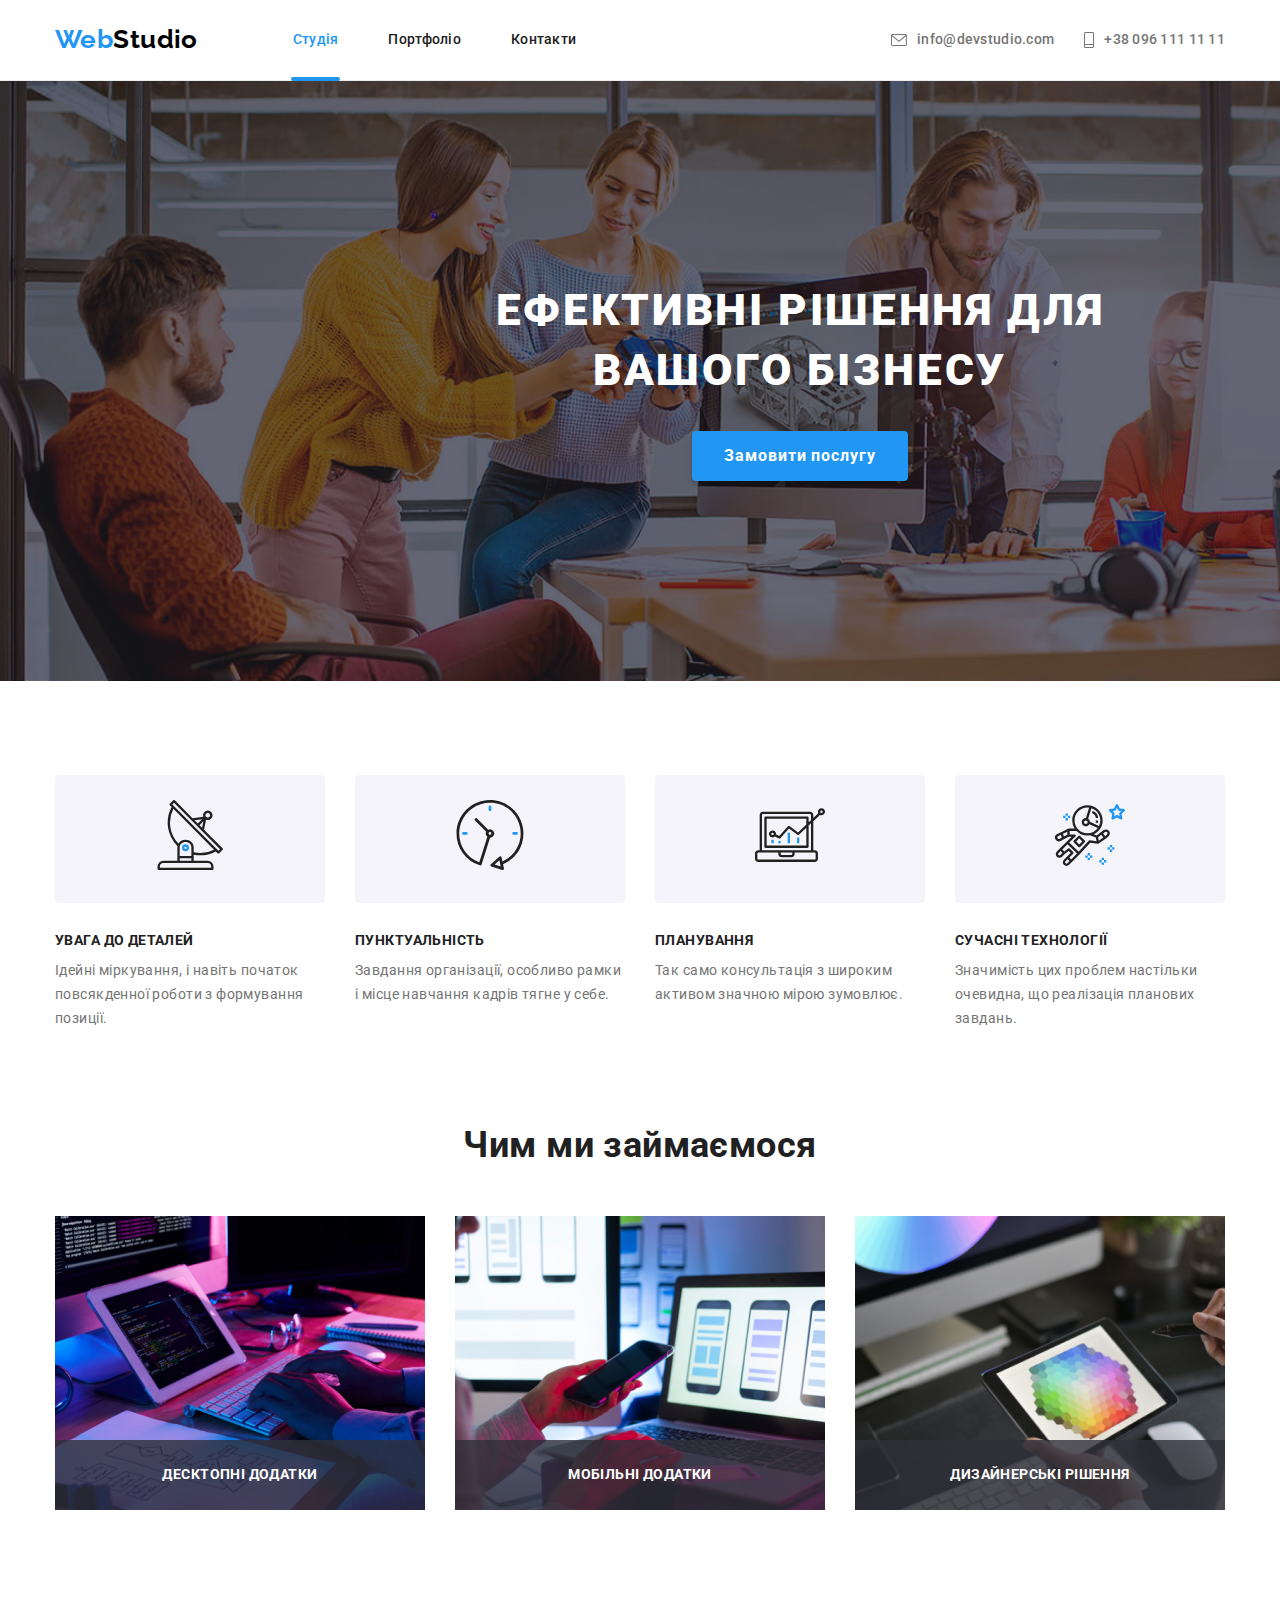
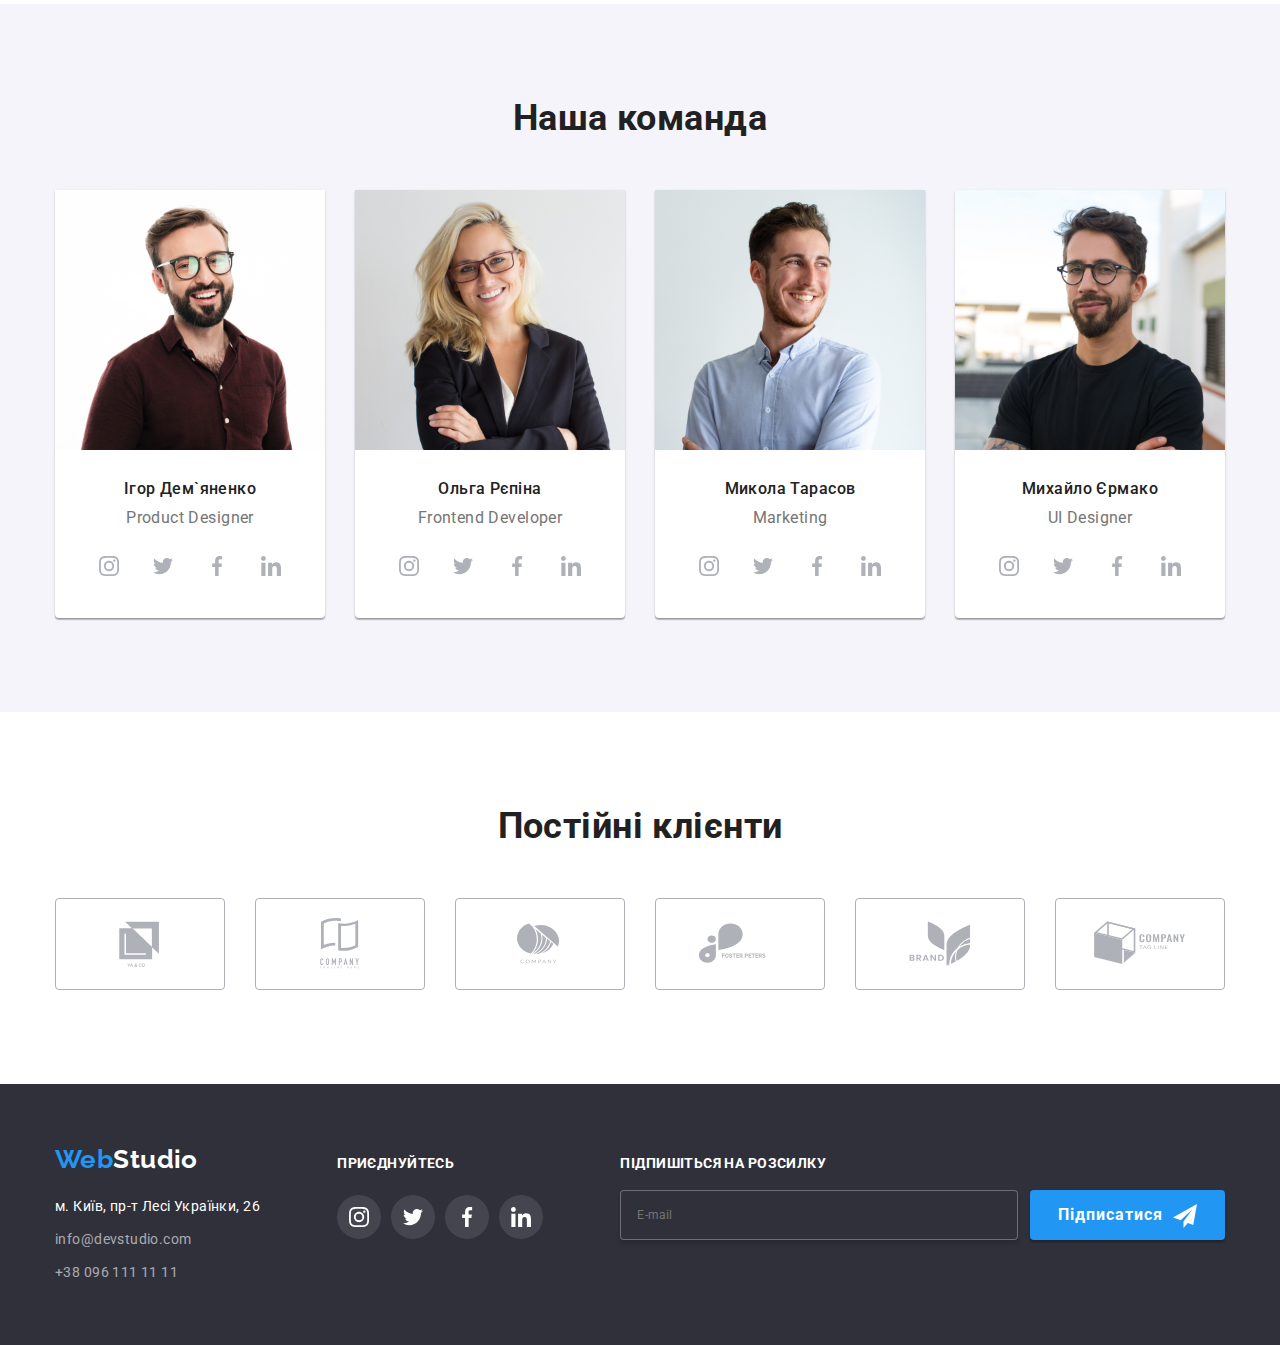
<file: index.html>
<!DOCTYPE html>
<html lang="en">
<head>
    <meta charset="UTF-8">
    <meta http-equiv="X-UA-Compatible" content="IE=edge">
    <meta name="viewport" content="width=device-width, initial-scale=1.0">
    <title>Document</title>
    <link rel="preconnect" href="https://fonts.googleapis.com">
    <link rel="preconnect" href="https://fonts.gstatic.com" crossorigin>
    <link href="https://fonts.googleapis.com/css2?family=Raleway:wght@700&family=Roboto:wght@400;500;700;900&display=swap"
        rel="stylesheet">
    <link rel="stylesheet" href="https://cdnjs.cloudflare.com/ajax/libs/modern-normalize/1.1.0/modern-normalize.min.css">   
    <link href="./css/styles.css" rel="stylesheet">
</head>
<body>
    <header class="header">
        <!--Логотип-->
        <div class="conteiner header-position">
            <a href="index.html" class="logo un-underline"><span class="blue">Web</span>Studio</a>
            <nav class="position">
                <!--Посилання в шапці сторінки-->
                <ul class="list navig-list">
                    <li class="position">
                        <a href="./index.html" class="link un-underline hatpage active">Студія</a>
                    </li>
                    <li class="position">
                        <a href="./portfolio.html" class="link un-underline hatpage ">Портфоліо</a>
                    </li>
                    <li>
                        <a href="#" class="link un-underline hatpage">Контакти</a>
                    </li>
                </ul>
            </nav>
            <ul class="list adress-list">
                <li class="flex-header">
                    <a href="mailto:info@devstudio.com" class="un-underline cont">
                        <svg class="convert-icon">
                            <use href="./images/sprites.svg#icon-convert"></use>
                        </svg>
                        info@devstudio.com
                    </a>
                </li>
                <li class="flex-header">
                    <a href="tel:+380961111111" class="un-underline cont">
                        <svg class="phone-icon">
                            <use href="./images/sprites.svg#icon-phone"></use>
                        </svg>
                        +38 096 111 11 11
                    </a>
                </li>
            </ul>
        </div>
    </header>
    <main>
        <section class="section first-part"><!--Перша секція з кнопкою для замовлення-->
            <div class="conteiner first-part-box">
                <h1 class="first-part-title">Ефективні рішення для<br> вашого бізнесу</h1>
                <button type="button" class="button-kn" data-modal-open>Замовити послугу</button>
            </div>
        </section>
        <section class="section"><!--Друга секція - наші переваги  -->
            <div class="conteiner">
                <h2 class="hidden">Забезпечимо</h2>
                <ul class="list second-section-list">
                    <li>
                        <div class="icon">
                            <svg class="radar">
                                <use href="./images/sprites.svg#icon-Radar" />
                            </svg>
                        </div>
                        <h3 class="sec-sec-head">Увага до деталей</h3>
                        <p class="sec-sec-page">Ідейні міркування, і навіть початок повсякденної роботи з формування позиції.</p>
                   </li>
                    <li>
                        <div class="icon">
                            <svg class="radar">
                                <use href="./images/sprites.svg#icon-clock" />
                            </svg>
                        </div>
                        <h3 class="sec-sec-head">Пунктуальність</h3>
                        <p class="sec-sec-page">Завдання організації, особливо рамки і місце навчання кадрів тягне у себе.</p>
                    </li>
                    <li>
                        <div class="icon">
                            <svg class="radar">
                                <use href="./images/sprites.svg#icon-diagram" />
                            </svg>
                        </div>
                        <h3 class="sec-sec-head">Планування</h3>
                        <p class="sec-sec-page">Так само консультація з широким активом значною мірою зумовлює.</p>
                    </li>
                    <li>
                        <div class="icon">
                            <svg class="radar">
                                <use href="./images/sprites.svg#icon-astronaut" />
                            </svg>
                        </div>
                        <h3 class="sec-sec-head">Сучасні технології</h3>
                        <p class="sec-sec-page">Значимість цих проблем настільки очевидна, що реалізація планових завдань.</p>
                    </li>
                </ul>
            </div>
        </section>
        <section class="section pad-top-zer">
        <!--Третя секція що ми робимо/чим ми займаємося/наша спеціальність-->
            <div class="conteiner">
                <h2 class="third-sec-head">Чим ми займаємося</h2>
                <ul class="list third-sec-list">
                    <li class="desktop-apps">
                        <div class="div-pos">
                            <img  src="./images/img-keyboard.jpg" alt="клівіатура" width="370" height="294">
                            <p class="desktop-text">Десктопні додатки</p>
                        </div>
                    </li>
                    <li class="desktop-apps">
                        <div class="div-pos">
                            <img src="./images/img-tel-comp.jpg" alt="телефон з комп'ютером" width="370" height="294">
                            <p class="desktop-text">Мобільні додатки</p>
                        </div>
                    </li>
                    <li class="desktop-apps">
                        <div class="div-pos">
                            <img src="./images/img-palette.jpg" alt="палітра" width="370" height="294">
                            <p class="desktop-text">Дизайнерські рішення</p>
                        </div>
                    </li>
                </ul>
            </div>
        </section>
        <section class="section fourth-sec">
            <div class="conteiner">
                <h2 class="fourth-sec-head">Наша команда</h2><!--Співробітники компанії-->
                <ul class="list fourth-list-flex">
                    <li class="card-list">
                        <img src="./images/img-i-dem.jpg" alt="Ігор Дем'яненко" width="270" height="260">
                        <div class="cards-employers">
                            <h3 class="four-sec-head">Ігор Дем`яненко</h3>
                            <p class="fourth-sec-page">Product Designer</p>
                            <ul class="soshial-icons list">
                                <li>
                                    <a href="#" class="insta">
                                    <svg class="insta-icon">
                                        <use href="./images/sprites.svg#icon-instagram"></use>
                                    </svg>
                                    </a>
                                </li>
                                <li>
                                    <a href="#" class="insta">
                                        <svg class="insta-icon">
                                            <use href="./images/sprites.svg#icon-twitter"></use>
                                        </svg>
                                    </a>
                                </li>
                                <li>
                                    <a href="#" class="insta">
                                        <svg class="insta-icon">
                                            <use href="./images/sprites.svg#icon-facebook"></use>
                                        </svg>
                                    </a>
                                </li>
                                <li>
                                    <a href="#" class="insta">
                                        <svg class="insta-icon">
                                            <use href="./images/sprites.svg#icon-linkedin"></use>
                                        </svg>
                                    </a>
                                </li>
                            </ul> 
                        </div>      
                    </li>
                    <li class="card-list">
                        <img src="./images/img-o-rep.jpg" alt="Ольга Рєпіна" width="270" height="260">
                        <div class="cards-employers">
                            <h3 class="four-sec-head">Ольга Рєпіна</h3>
                            <p class="fourth-sec-page">Frontend Developer</p>
                            <ul class="soshial-icons list">
                                <li>
                                    <a href="#" class="insta">
                                        <svg class="insta-icon">
                                            <use href="./images/sprites.svg#icon-instagram"></use>
                                        </svg>
                                    </a>
                                </li>
                                <li>
                                    <a href="#" class="insta">
                                        <svg class="insta-icon">
                                            <use href="./images/sprites.svg#icon-twitter"></use>
                                        </svg>
                                    </a>
                                </li>
                                <li>
                                    <a href="#" class="insta">
                                        <svg class="insta-icon">
                                            <use href="./images/sprites.svg#icon-facebook"></use>
                                        </svg>
                                    </a>
                                </li>
                                <li>
                                    <a href="#" class="insta">
                                        <svg class="insta-icon">
                                            <use href="./images/sprites.svg#icon-linkedin"></use>
                                        </svg>
                                    </a>
                                </li>
                            </ul>
                        </div>
                    </li>
                    <li class="card-list">
                        <img src="./images/img-m-tar.jpg" alt="Микола Тарасов" width="270" height="260">
                        <div class="cards-employers">
                            <h3 class="four-sec-head">Микола Тарасов</h3>
                            <p class="fourth-sec-page">Marketing</p>
                            <ul class="soshial-icons list">
                                <li>
                                    <a href="#" class="insta">
                                        <svg class="insta-icon">
                                            <use href="./images/sprites.svg#icon-instagram"></use>
                                        </svg>
                                    </a>
                                </li>
                                <li>
                                    <a href="#" class="insta">
                                        <svg class="insta-icon">
                                            <use href="./images/sprites.svg#icon-twitter"></use>
                                        </svg>
                                    </a>
                                </li>
                                <li>
                                    <a href="#" class="insta">
                                        <svg class="insta-icon">
                                            <use href="./images/sprites.svg#icon-facebook"></use>
                                        </svg>
                                    </a>
                                </li>
                                <li>
                                    <a href="#" class="insta">
                                        <svg class="insta-icon">
                                            <use href="./images/sprites.svg#icon-linkedin"></use>
                                        </svg>
                                    </a>
                                </li>
                            </ul>
                        </div>
                    </li>
                    <li class="card-list">
                        <img src="./images/img-m-yer.jpg" alt="Михайло Єрмаков" width="270" height="260">
                        <div class="cards-employers">
                            <h3 class="four-sec-head">Михайло Єрмако</h3>
                            <p class="fourth-sec-page">UI Designer</p>
                            <ul class="soshial-icons list">
                                <li>
                                    <a href="#" class="insta">
                                        <svg class="insta-icon">
                                            <use href="./images/sprites.svg#icon-instagram"></use>
                                        </svg>
                                    </a>
                                </li>
                                <li>
                                    <a href="#" class="insta">
                                        <svg class="insta-icon">
                                            <use href="./images/sprites.svg#icon-twitter"></use>
                                        </svg>
                                    </a>
                                </li>
                                <li>
                                    <a href="#" class="insta">
                                        <svg class="insta-icon">
                                            <use href="./images/sprites.svg#icon-facebook"></use>
                                        </svg>
                                    </a>
                                </li>
                                <li>
                                    <a href="#" class="insta">
                                        <svg class="insta-icon">
                                            <use href="./images/sprites.svg#icon-linkedin"></use>
                                        </svg>
                                    </a>
                                </li>
                            </ul>
                        </div>
                    </li>
                </ul>
            </div>
        </section>
        <section class="section">
            <h2 class="fourth-sec-head">Постійні клієнти</h2>
            <ul class="clients-logo-list list">
                <li>
                    <a href="#" class="clients-logo">
                        <svg class="logo-icon">
                            <use href="./images/sprites.svg#icon-yaco"></use>
                        </svg>
                    </a>
                </li>
                <li>
                    <a href="#" class="clients-logo">
                        <svg class="logo-icon">
                            <use href="./images/sprites.svg#icon-company"></use>
                        </svg>
                    </a>
                </li>
                <li>
                    <a href="#" class="clients-logo">
                        <svg class="logo-icon">
                            <use href="./images/sprites.svg#icon-orangecomp"></use>
                        </svg>
                    </a>
                </li>
                <li>
                    <a href="#" class="clients-logo">
                        <svg class="logo-icon">
                            <use href="./images/sprites.svg#icon-foster-peters"></use>
                        </svg>
                    </a>
                </li>
                <li>
                    <a href="#" class="clients-logo">
                        <svg class="logo-icon">
                            <use href="./images/sprites.svg#icon-Logo-2"></use>
                        </svg>
                    </a>
                </li>
                <li>
                    <a href="#" class="clients-logo">
                        <svg class="logo-icon">
                            <use href="./images/sprites.svg#icon-tag-line"></use>
                        </svg>
                    </a>
                </li>
            </ul>
        </section>
    </main>
    <footer class="footer-background footer-positioning"><!--Нижня частина сторінки-->
        <div class="conteiner flex">
        
            <div class="foot-orig">
                <a class="logo un-underline logo-footer" href="index.html"><span class="blue">Web</span><span class="logo-white">Studio</span></a>
                <address class="footer-item">
                    <ul class="list footer-list">
                        <li  class="footer-cont">
                            <a href="https://bit.ly/3pXMvUd" class="un-underline address footer-cont">м. Київ, пр-т Лесі Українки, 26</a>
                        </li>
                        <li class="footer-contakts footer-cont">
                            <a href="mailto:info@devstudio.com" class="un-underline footer-cont">info@devstudio.com</a>
                        </li>
                        <li class="footer-cont">
                            <a href="tel:+380961111111" class="un-underline footer-cont">+38 096 111 11 11</a>
                        </li>
                    </ul>
                </address>
            </div>
            <div class="foot-new">
                <h3 class="join">Приєднуйтесь</h3>
                <ul class="soshial-icons-foot list ">
                    <li>
                        <a href="#" class="insta round">
                            <svg class="insta-icon icons-color">
                                <use href="./images/sprites.svg#icon-instagram"></use>
                            </svg>
                        </a>
                    </li>
                    <li>
                        <a href="#" class="insta round">
                            <svg class="insta-icon icons-color">
                                <use href="./images/sprites.svg#icon-twitter"></use>
                            </svg>
                        </a>
                    </li>
                    <li>
                        <a href="#" class="insta round">
                            <svg class="insta-icon icons-color">
                                <use href="./images/sprites.svg#icon-facebook"></use>
                            </svg>
                        </a>
                    </li>
                    <li>
                        <a href="#" class="insta round">
                            <svg class="insta-icon icons-color">
                                <use href="./images/sprites.svg#icon-linkedin"></use>
                            </svg>
                        </a>
                    </li>
                </ul>
            </div>
            <div class="foot-new subscribe">
                <h3 class="join subscribe-head">Підпишіться на розсилку</h3>
                <div class="formation">
                    <input type="email" name="email-subs" class="subscribe-input" id="sub-email" placeholder="E-mail">
                    <button type="submit" class="subscribe-button">Підписатися
                        <svg class=" icons-color telegram">
                            <use href="./images/sprites.svg#icon-telegram"></use>
                        </svg>
                    </button>
                </div>
            </div>
        </div>
            
    </footer>
    <div class="cover-darkness is-hidden" data-modal>
        <div class="modal">
            <p class="modal-header">Залиште свої дані, ми вам передзвонимо</p>
            <form class="form-modal">
                <div class="lable-div">   
                    <label for="name" class="lable">Ім'я</label>
                    <input type="text" name="user-name" class="modal-inp" id="name" required>
                    <svg class="input-icon-name foc">
                        <use href="./images/sprites.svg#icon-name"></use>
                    </svg>
                </div>
                <div class="lable-div">
                    <label for="tel" class="lable">Телефон</label>
                    <input type="tel" name="phone" class="modal-inp" id="tel" required>
                    <svg class="input-icon-phone foc">
                        <use href="./images/sprites.svg#icon-phone-cell"></use>
                    </svg>
                </div>
                <div class="lable-div">
                    <label for="email" class="lable">Пошта</label>
                    <input type="email" name="email" class="modal-inp" id="email">
                    <svg class="input-icon-mail foc">
                        <use href="./images/sprites.svg#icon-email"></use>
                    </svg>
                </div>
                    <label for="text-ar" class="lable">Комментар</label>
                    <textarea class="modal-comm" name="commen" id="text-ar" placeholder="Введіть текст">
                    </textarea>
                
                <div class="terms-of-conditions">
                    <input type="checkbox" id="boolean-bird" name="agree"  checked class="check-mod hidden"/>
                    <label for="boolean-bird" class="lable-check">
                        Погоджуюся з розсилкою та приймаю <a href="#" class="terms-conditions"> Умови договору</a>
                    </label>
                </div>
                <div class="justify">
                    <button type="submit" class="submit-button">Відправити</button>
                </div>
            </form>
                
                    
            <button type="button" class="close-modal" data-modal-close>
                <svg class="insta-icon close-icon-color">
                    <use href="./images/sprites.svg#icon-kross"></use>
                </svg>
            </button>
        </div>
    </div>
    <script src="./js/modal.js"></script>
</body>
</html>
</file>
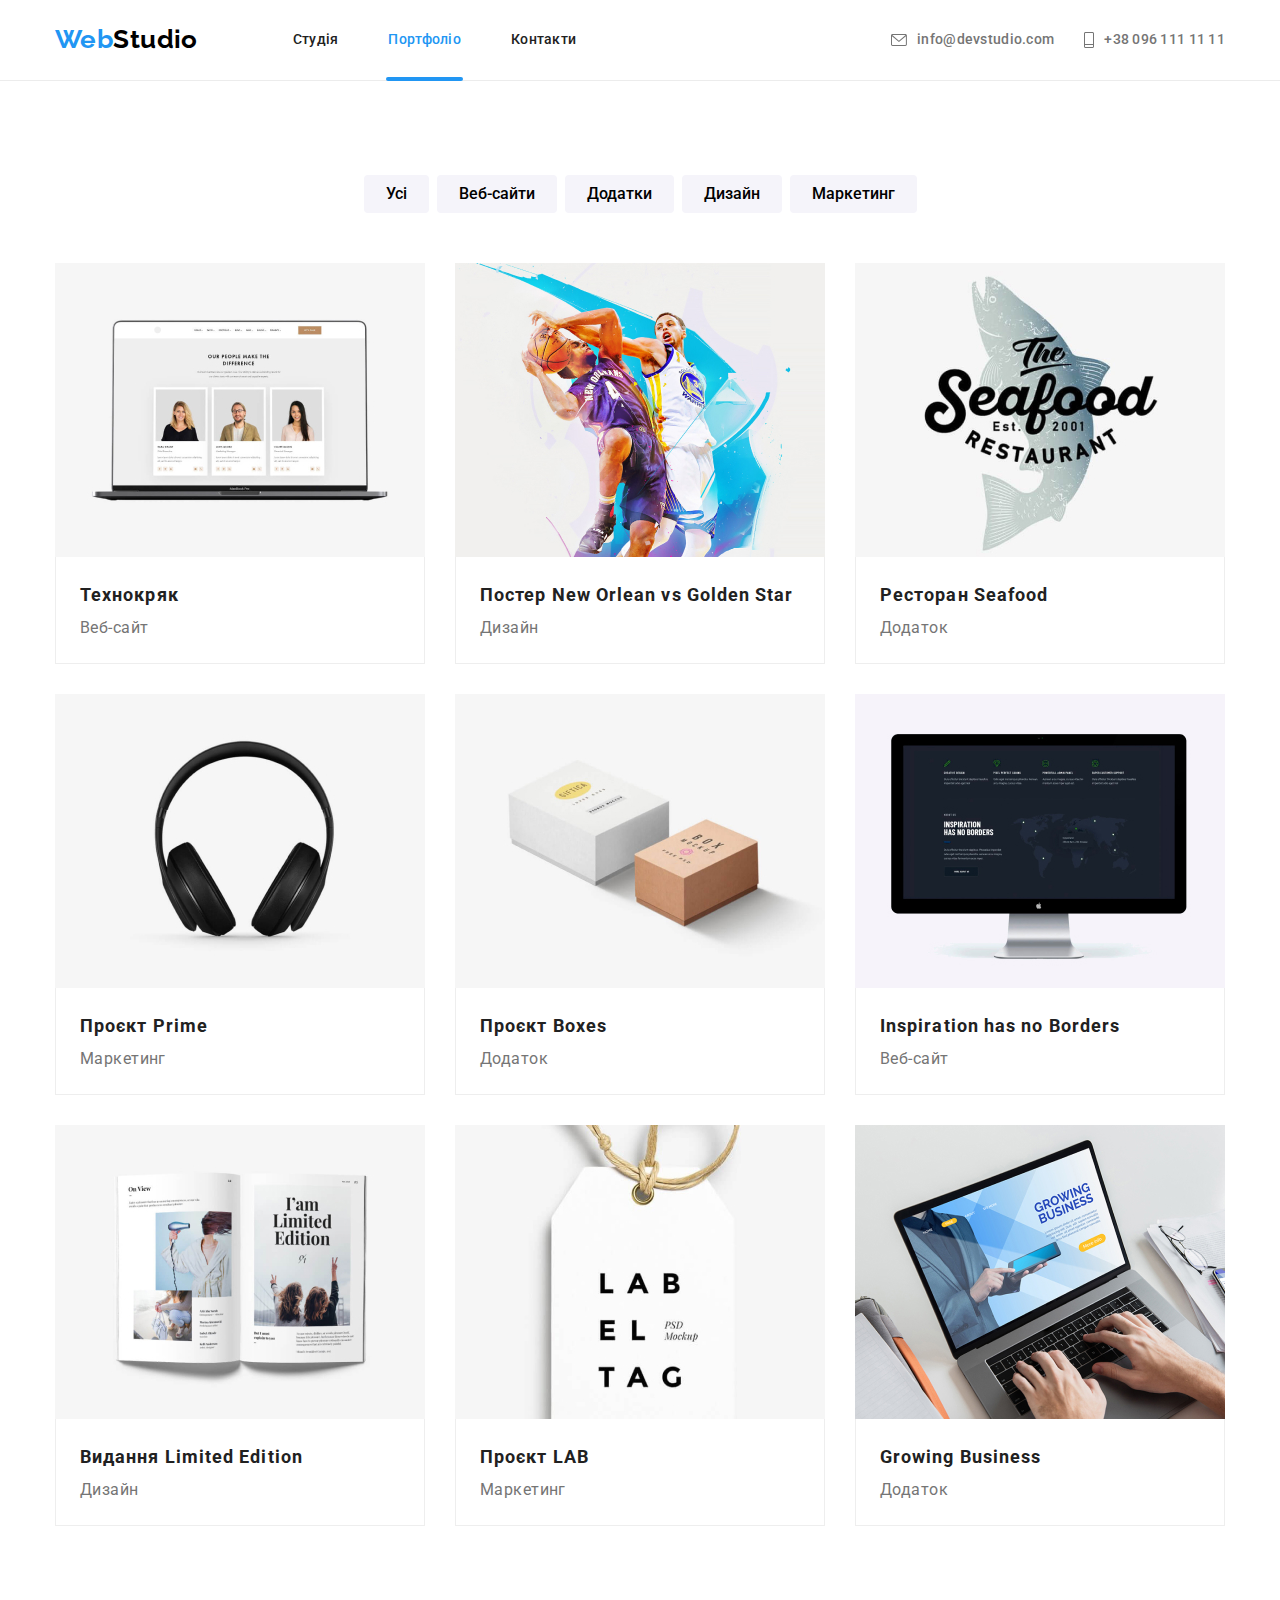
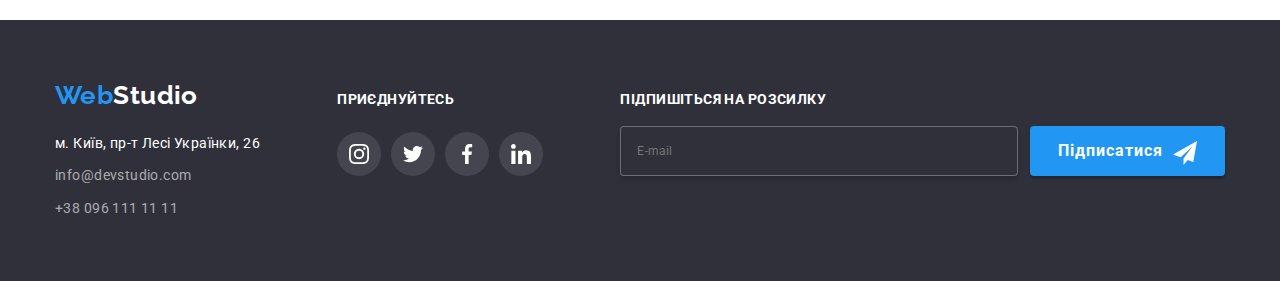
<file: portfolio.html>
<!DOCTYPE html>
<html lang="en">
<head>
    <meta charset="UTF-8">
    <meta http-equiv="X-UA-Compatible" content="IE=edge">
    <meta name="viewport" content="width=device-width, initial-scale=1.0">
    <title>Document</title>
    <link rel="preconnect" href="https://fonts.googleapis.com">
    <link rel="preconnect" href="https://fonts.gstatic.com" crossorigin>
    <link href="https://fonts.googleapis.com/css2?family=Raleway:wght@700&family=Roboto:wght@400;500;700;900&display=swap"
        rel="stylesheet">
    <link rel="stylesheet" href="https://cdnjs.cloudflare.com/ajax/libs/modern-normalize/1.1.0/modern-normalize.min.css">
    <link href="./css/styles.css" rel="stylesheet">
</head>
<body>
    <header class="header">
        <!--Логотип-->
        <div class="conteiner header-position">
            <a href="index.html" class="logo un-underline"><span class="blue">Web</span>Studio</a>
            <nav class="position">
                <!--Посилання в шапці сторінки-->
                <ul class="list navig-list">
                    <li class="position">
                        <a href="./index.html" class="link un-underline hatpage">Студія</a>
                    </li>
                    <li class="position">
                        <a href="./portfolio.html" class="link un-underline hatpage active">Портфоліо</a>
                    </li>
                    <li>
                        <a href="#" class="link un-underline hatpage">Контакти</a>
                    </li>
                </ul>
            </nav>
            <ul class="list adress-list">
                <li class="flex-header">
                    <a href="mailto:info@devstudio.com" class="un-underline cont">
                        <svg class="convert-icon">
                            <use href="./images/sprites.svg#icon-convert"></use>
                        </svg>
                        info@devstudio.com
                    </a>
                </li>
                <li class="flex-header">
                    <a href="tel:+380961111111" class="un-underline cont">
                        <svg class="phone-icon">
                            <use href="./images/sprites.svg#icon-phone"></use>
                        </svg>
                        +38 096 111 11 11
                    </a>
                </li>
            </ul>
        </div>
    </header>
    <main>
        <div class="conteiner">
            <section class="section first-sec">
            <h1 class="hidden">Портфоліо</h1>
            <!-- Кнопки в першій секції -->
            <ul class="list portfolio-buttons"> 
                <li><button type="button" class="alpaka">Усі</button></li>
                <li><button type="button" class="alpaka">Веб-сайти</button></li>
                <li><button type="button" class="alpaka">Додатки</button></li>
                <li><button type="button" class="alpaka">Дизайн</button></li>
                <li><button type="button" class="alpaka">Маркетинг</button></li>
            </ul>
            <ul class="list projects-list">
                <!-- Проекти- фотопосилання -->
                <li class="borderline">
                    <a href="#" class="un-underline">
                        <div class="card-im-anim">
                        <img src="./images/img-icons.jpg" alt="Технокряк" width="370" height="294">
                        <p class="overlay">Ресурс пропонує комплексні пропозиції з різним рівнем функціоналу та сервісів. Все це дозволить відвідувачу отримати
                        вичерпні відомості про компанію чи приватну особу.</p>
                        </div>
                        <div class="cards-commertials">
                            <h2 class="section-two-head">Технокряк</h2>
                            <p class="section-two-string">Веб-сайт</p>
                        </div>
                    </a>
                </li>
                <li class="borderline">
                    <a href="#" class="un-underline">
                        <div class="card-im-anim">
                        <img src="./images/img-lebronn.jpg" alt="Постер New Orlean vs Golden Star" width="370" height="294">
                        <p class="overlay">Ресурс пропонує комплексні пропозиції з різним рівнем функціоналу та сервісів. Все це дозволить
                            відвідувачу отримати
                            вичерпні відомості про компанію чи приватну особу.</p>
                        </div>
                        <div class="cards-commertials">
                            <h2 class="section-two-head">Постер New Orlean vs Golden Star</h2>
                            <p class="section-two-string">Дизайн</p>
                        </div>
                    </a>
                </li>
                <li class="borderline">
                    <a href="#" class="un-underline">
                         <div class="card-im-anim">
                        <img src="./images/img-fish.jpg" alt="Ресторан Seafood" width="370" height="294">
                        <p class="overlay">Ресурс пропонує комплексні пропозиції з різним рівнем функціоналу та сервісів. Все це дозволить відвідувачу отримати
                        вичерпні відомості про компанію чи приватну особу.</p>
                        </div>
                        <div class="cards-commertials">
                            <h2 class="section-two-head">Ресторан Seafood</h2>
                            <p class="section-two-string">Додаток</p>
                        </div>
                    </a>
                </li>
                <li class="borderline">
                    <a href="#" class="un-underline">
                         <div class="card-im-anim">
                        <img src="./images/img-headphones.jpg" alt="Проєкт Prime" width="370" height="294">
                        <p class="overlay">Ресурс пропонує комплексні пропозиції з різним рівнем функціоналу та сервісів. Все це дозволить
                            відвідувачу отримати
                            вичерпні відомості про компанію чи приватну особу.</p>
                        </div>
                        <div class="cards-commertials">
                            <h2 class="section-two-head">Проєкт Prime</h2>
                            <p class="section-two-string">Маркетинг</p>
                        </div>
                    </a>
                </li>
                <li class="borderline">
                    <a href="#" class="un-underline">
                         <div class="card-im-anim">
                        <img src="./images/img-boxes.jpg" alt="Проєкт Boxes" width="370" height="294">
                       <p class="overlay">Ресурс пропонує комплексні пропозиції з різним рівнем функціоналу та сервісів. Все це дозволить відвідувачу отримати
                        вичерпні відомості про компанію чи приватну особу.</p>
                        </div>
                        <div class="cards-commertials">
                        <h2 class="section-two-head">Проєкт Boxes</h2>
                        <p class="section-two-string">Додаток</p>
                        </div>
                    </a>
                </li>
                <li class="borderline">
                    <a href="#" class="un-underline">
                         <div class="card-im-anim">
                        <img src="./images/img-screen.jpg" alt="Inspiration has no Borders" width="370" height="294">
                        <p class="overlay">Ресурс пропонує комплексні пропозиції з різним рівнем функціоналу та сервісів. Все це дозволить відвідувачу отримати
                        вичерпні відомості про компанію чи приватну особу.</p>
                        </div>
                        <div class="cards-commertials">
                        <h2 class="section-two-head">Inspiration has no Borders</h2>
                        <p class="section-two-string">Веб-сайт</p>
                    </div>
                    </a>
                </li>
                <li class="borderline">
                    <a href="#" class="un-underline">
                         <div class="card-im-anim">
                        <img src="./images/img-magaz.jpg" alt="Видання Limited Edition" width="370" height="294">
                       <p class="overlay">Ресурс пропонує комплексні пропозиції з різним рівнем функціоналу та сервісів. Все це дозволить відвідувачу отримати
                        вичерпні відомості про компанію чи приватну особу.</p>
                        </div>
                        <div class="cards-commertials">
                            <h2 class="section-two-head">Видання Limited Edition</h2>
                            <p class="section-two-string">Дизайн</p>
                        </div>
                    </a>
                </li>
                <li class="borderline">
                    <a href="#" class="un-underline">
                         <div class="card-im-anim">
                        <img src="./images/img-lable.jpg" alt="Проєкт LAB" width="370" height="294">
                        <p class="overlay">Ресурс пропонує комплексні пропозиції з різним рівнем функціоналу та сервісів. Все це дозволить відвідувачу отримати
                        вичерпні відомості про компанію чи приватну особу.</p>
                        </div>
                        <div class="cards-commertials">
                        <h2 class="section-two-head">Проєкт LAB</h2>
                        <p class="section-two-string">Маркетинг</p>
                        </div>
                    </a>
                </li>
                <li class="borderline">
                    <a href="#" class="un-underline">
                         <div class="card-im-anim">
                        <img src="./images/img-laptop.jpg" alt="Growing Business" width="370" height="294">
                        <p class="overlay">Ресурс пропонує комплексні пропозиції з різним рівнем функціоналу та сервісів. Все це дозволить відвідувачу отримати
                        вичерпні відомості про компанію чи приватну особу.</p>
                        </div>
                        <div class="cards-commertials">
                        <h2 class="section-two-head">Growing Business</h2>
                        <p class="section-two-string">Додаток</p>
                        </div>
                    </a>
                </li>
            </ul>
            </section>
        </div>
    </main>
    <footer class="footer-background footer-positioning">
        <!--Нижня частина сторінки-->
        <div class="conteiner flex">
    
            <div class="foot-orig">
                <a class="logo un-underline logo-footer" href="index.html"><span class="blue">Web</span><span
                        class="logo-white">Studio</span></a>
                <address class="footer-item">
                    <ul class="list footer-list">
                        <li class="footer-cont">
                            <a href="https://bit.ly/3pXMvUd" class="un-underline address footer-cont">м. Київ, пр-т Лесі
                                Українки, 26</a>
                        </li>
                        <li class="footer-contakts footer-cont">
                            <a href="mailto:info@devstudio.com" class="un-underline footer-cont">info@devstudio.com</a>
                        </li>
                        <li class="footer-cont">
                            <a href="tel:+380961111111" class="un-underline footer-cont">+38 096 111 11 11</a>
                        </li>
                    </ul>
                </address>
            </div>
            <div class="foot-new">
                <h3 class="join">Приєднуйтесь</h3>
                <ul class="soshial-icons-foot list ">
                    <li>
                        <a href="#" class="insta round">
                            <svg class="insta-icon icons-color">
                                <use href="./images/sprites.svg#icon-instagram"></use>
                            </svg>
                        </a>
                    </li>
                    <li>
                        <a href="#" class="insta round">
                            <svg class="insta-icon icons-color">
                                <use href="./images/sprites.svg#icon-twitter"></use>
                            </svg>
                        </a>
                    </li>
                    <li>
                        <a href="#" class="insta round">
                            <svg class="insta-icon icons-color">
                                <use href="./images/sprites.svg#icon-facebook"></use>
                            </svg>
                        </a>
                    </li>
                    <li>
                        <a href="#" class="insta round">
                            <svg class="insta-icon icons-color">
                                <use href="./images/sprites.svg#icon-linkedin"></use>
                            </svg>
                        </a>
                    </li>
                </ul>
            </div>
            <div class="foot-new subscribe">
                <h3 class="join subscribe-head">Підпишіться на розсилку</h3>
                <div class="formation">
                    <input type="email" name="email-subs" class="subscribe-input" id="sub-email" placeholder="E-mail">
                    <button type="submit" class="subscribe-button">Підписатися
                        <svg class=" icons-color telegram">
                            <use href="./images/sprites.svg#icon-telegram"></use>
                        </svg>
                    </button>
                </div>
            </div>
        </div>
    
    </footer>
</body>
</html>
</file>
<file: css/styles.css>
/* Colors for pages */
:root {
  --accent-color: #2196F3;
  --primary-text-color: #212121;
  --section-color-black: #2F303A;
  --section-color-white: #F5F5F5;
  --section-color-grey: #F5F4FA;
  --second-text-color-grey: #757575;
  --color-white: #FFFFFF;
}
/* Налаштовуємо правильний розмір блоку */
html {
  box-sizing: border-box;
}
/* Скидання всіх марджинів та паддингів */
h1,
h2,
h3,
h4,
p {
  margin-top: 0;
  margin-bottom: 0;
}

ul,
ol {
  margin-top: 0;
  margin-bottom: 0;
  padding-left: 0;
}
.conteiner {
  width: 1200px;
  margin-left: auto;
  margin-right: auto;
  padding-left: 15px;
  padding-right: 15px;
}

*,
*::before,
*::after {
  box-sizing: inherit;
}

img {
  display: block;
}

/* Налаштування основного шрифту для наслідування */
body {
  font-family: "roboto", sans-serif;
  font-weight: 400;
  background-color: var(--color-white);
  color: var(--primary-text-color);
  font-size: 14px;
  line-height: 1.71;
  letter-spacing: 0.03em;
}
button {
  cursor: pointer;
}
/* Логотип в хедері */
.logo {
  font-family: 'Raleway', sans-serif;
  font-weight: 700;
  font-size: 26px;
  line-height: 1.2;
  color: #000;
  display: inline-block;
}
/* Колір першої половини лого в хедері */
.blue {
  color: var(--accent-color);
}
/* Колір другої половини лого в футері */
.logo-white {
  color:var(--color-white);
}
/* Позбавлення списків елементів непотрібних текстових стилів */
.list {
  list-style: none;
}
/* Прибирання підкреслення з посилань */
.un-underline {
  text-decoration: none;
}
/* Задали колір фону хедера */
header {
  background-color: var(--color-white);
  border-bottom-color: #ececec;
  border-bottom-width: 1px;
  border-bottom-style: solid;
  padding-top: 24px;
  padding-bottom: 25px;
}
/* Стилі панелі навігації */
.header .hatpage {
  color: var(--primary-text-color);
  font-weight: 500;
  line-height: 1.14;
  letter-spacing: 0.02em;
  padding: 0 2px;
  transition-duration: 250ms;
  transition-timing-function: cubic-bezier(0.4, 0, 0.2, 1);
}
.active::after {
  content: "";
  width: 100%;
  height: 4px;
  top: 49.7px;
  left: 0;
  background-color: var(--accent-color);
  position: absolute;
  border-radius: 4px;
}


.header .hatpage:hover,
.header .hatpage:focus {
  color: var(--accent-color);
}
.header .active {
  color: var(--accent-color);
}
.convert-icon {
  width: 16px;
  height: 12px;
  fill: var(--second-text-color-grey);
  margin-right: 10px;
  transition-duration: 250ms;
  transition-timing-function: cubic-bezier(0.4, 0, 0.2, 1);
}
.phone-icon {
  width: 10px;
  height: 16px;
  fill: var(--second-text-color-grey);
  margin-right: 10px;
  margin-left: 30px;
  transition-duration: 250ms;
  transition-timing-function: cubic-bezier(0.4, 0, 0.2, 1);
}

.cont {
  display: flex;
  align-items: center;
  color: var(--second-text-color-grey);
  font-weight: 500;
  letter-spacing: 0.02em;
  line-height: 1.14;
  transition-duration: 250ms;
  transition-timing-function: cubic-bezier(0.4, 0, 0.2, 1);
}

.cont:hover,
.cont:focus {
  color: var(--accent-color);
}

.cont:hover .convert-icon,
.cont:focus .convert-icon {
  fill: var(--accent-color);
}
.cont:hover .phone-icon,
.cont:focus .phone-icon {
  fill: var(--accent-color);
}
.flex-header {
  display : flex;
  align-items: center;
}

/* Позиціонування хедеру */
.header-position {
  display: flex;
  align-items: center;
}
.position {
  position: relative;
}
.navig-list {
  display: flex;
  flex-wrap: wrap;
  gap: 46px;
  margin-left: 93px;
  position: relative;
}
.adress-list {
  display: flex;
  flex-wrap: wrap;
  margin-left: auto;
  align-items: center;
  flex-direction: row;
}
.section {
  padding-top: 94px;
  padding-bottom: 94px;
}
/* Стилі першої секції */
.first-part {
  background-color: #C4C4C4;
  background-image: linear-gradient(rgba(47, 48, 58, 0.4), rgba(47, 48, 58, 0.4)), url(../images/team.jpg);
  background-repeat: no-repeat;
  background-size: cover;
  width: 1600px;
  background-position: 50%;
  margin-left: auto;
  margin-right: auto;
}
.first-part-title {
  
  color: var(--color-white);
  font-weight: 900;
  font-size: 44px;
  line-height: 1.36;
  text-align: center;
  letter-spacing: 0.06em;
  text-transform: uppercase;
}
/* Кнопка "замовити послугу" */
.button-kn {
  background-color: var(--accent-color);
  color: var(--color-white);
  width: 216px;
  height: 50px;
  font-family: "roboto", sans-serif;
  font-weight: 700;
  text-align: center;
  font-size: 16px;
  line-height: 1.88;
  letter-spacing: 0.06em;
  cursor: pointer;
  margin-top: 30px;
  border: 0;
  border-radius: 4px;
  box-shadow: 0 4px 4px 0 rgba(0, 0, 0, 0.15);
}
.first-part-box {
  text-align: center;
  padding: 106px 0;
}
.icon {
 background-color: var(--section-color-grey);
 border-radius: 4px;
 padding: 25px 100px;
}
.radar {
width: 70px;
height: 70px;
}

/* Стилі другої секції - наші переваги */
.hidden {
    position: absolute;
    width: 1px;
    height: 1px;
    margin: -1px;
    border: 0;
    padding: 0;
    white-space: nowrap;
    clip-path: inset(100%);
    clip: rect(0 0 0 0);
    overflow: hidden;
}
.sec-sec-head {
font-weight: 700;
font-size: 14px;
line-height: 1.14;
text-transform: uppercase;
margin-top: 30px;
margin-bottom: 10px;
}

.sec-sec-page {
  color: var(--second-text-color-grey)
}
.second-section-list {
  display: flex;
  text-align: left;
  gap: 30px;
}
/* Стилі третьої секції - Що ми робимо/чим ми займаємося */
.pad-top-zer {
  padding-top: 0;
}
.third-sec-head {
  font-weight: 700;
  font-size: 36px;
  line-height: 1.16;
  text-align: center;
  margin-bottom: 50px;
}
.third-sec-list {
  display: flex;
  gap: 30px;
  position: relative;
}
.div-pos {
  position: relative;
}
.desktop-text {
  font-weight: 700;
  font-size: 14px;
  line-height: 1.14;
  text-align: center;
  text-transform: uppercase;
  color:var(--color-white);
  position: absolute;
  bottom: 0;
  left: 0;
  background-color: rgba(47, 48, 58, 0.8);
  padding: 27px 0;
  width: 100%;
}
/* Стилі четвертої секції */
.fourth-sec {
  background-color: var(--section-color-grey);
  padding: 94px 0;
}
.fourth-sec-head {
  font-weight: 700;
  font-size: 36px;
  line-height: 1.16;
  text-align: center;
}
.four-sec-head {
  font-weight: 500;
  font-size: 16px;
  line-height: 1.18;
  text-align: center;
  padding-bottom: 10px;
}
.fourth-sec-page {
  font-size: 16px;
  line-height: 1.18;
  text-align: center;
  color: var(--second-text-color-grey);
}
.soshial-icons {
  display: flex;
  margin-top: 16px;
  gap: 10px;
}
.insta {
  display: flex;
  flex-direction: row;
  gap: 10px;
  width: 44px;
  height: 44px;
  padding: 12px;
  transition-duration: 250ms;
  transition-timing-function: cubic-bezier(0.4, 0, 0.2, 1);
}
.insta-icon {
  width: 20px;
  height: 20px;
  fill: #AFB1B8;
  transition-duration: 250ms;
  transition-timing-function: cubic-bezier(0.4, 0, 0.2, 1);
}
.insta:hover,
.insta:focus {
  background-color: var(--accent-color);
  border-radius: 50%;
}
.insta:hover .insta-icon,
.insta:focus .insta-icon {
  fill: var(--color-white);
}

.hidden {
  position: absolute;
  width: 1px;
  height: 1px;
  margin: -1px;
  border: 0;
  padding: 0;
  white-space: nowrap;
  clip-path: inset(100%);
  clip: rect(0 0 0 0);
  overflow: hidden;
}
.fourth-list-flex {
  display: flex;
  gap: 30px;
  margin-top: 50px;
}

.card-list {
  background-color: var(--color-white);
  border-radius: 0 0 4px 4px;
  box-shadow: 0px 1px 3px rgba(0, 0, 0, 0.12), 0px 1px 1px rgba(0, 0, 0, 0.14), 0px 2px 1px rgba(0, 0, 0, 0.2);
}
.cards-employers {
 padding: 30px 32px;
}
/* Кнопки */
.alpaka {
  font-family: inherit;
  background-color: var(--section-color-grey);
  border-radius: 4px;
  font-weight: 500;
  font-size: 16px;
  line-height: 1.62;
  cursor: pointer;
  border: 0;
  border-radius: 4px;
  padding: 6px 22px;
  transition-duration: 250ms;
  transition-timing-function: cubic-bezier(0.4, 0, 0.2, 1);
}

.first-sec .alpaka:hover,
.first-sec .alpaka:focus {
  background-color: var(--accent-color);
  color: var(--color-white);
  box-shadow: 0 2px 2px 0 rgba(0, 0, 0, 0.12),
              0 1px 2px 0 rgba(0, 0, 0, 0.08),
              0 3px 1px 0 rgba(0, 0, 0, 0.1);
}

/* Заголовки секцій */
.section-two-head {
  font-weight: 700;
  font-size: 18px;
  line-height: 2;
  letter-spacing: 0.06em;
  color: var(--primary-text-color)
}

/* Рядки секцій */
.section-two-string {
  font-weight: 400;
  font-size: 16px;
  line-height: 1.88;
  color: var(--second-text-color-grey)
}
.clients-logo-list {
  display: flex;
  flex-direction: row;
  gap: 30px;
  justify-content: center;
  margin-top: 50px;
}
.clients-logo {
display: flex;
border: 1px solid;
border-color: #AFB1B8;
border-radius: 4px;
width: 170px;
height: 92px;
padding: 16px 32px;
}
.logo-icon {
fill: #AFB1B8;
transition-duration: 250ms;
transition-timing-function: cubic-bezier(0.4, 0, 0.2, 1);
}
.clients-logo:hover,
.clients-logo:focus {
  border-color: var(--accent-color);
}
.clients-logo:hover .logo-icon,
.clients-logo:focus .logo-icon {
  fill: var(--accent-color);
}

/* Стилі футера */
.footer-background {
  background-color: var(--section-color-black);
  transition-duration: 250ms;
  transition-timing-function: cubic-bezier(0.4, 0, 0.2, 1);
}
.footer-list {
  display: flex;
  flex-direction: column;
  gap: 9px;
}
.footer-adr {
  color: var(--color-white);
  font-style: normal;
}
.footer-cont {
  font-style: normal;
  color: rgba(255, 255, 255, 0.6);
  font-weight: 400;
  letter-spacing: 0.03em;
  line-height: 1.71; 
}
.footer-background .footer-cont:hover,
.footer-background .footer-cont:focus {
  color: var(--accent-color);
}
.footer-background .active {
  color: var(--accent-color);
}
.footer-positioning {
  padding-top: 60px;
  padding-bottom: 60px;
}
.logo-footer {
  padding: 0;
  margin-bottom: 20px;
}
.first-sec .portfolio-buttons {
  display: flex;
  gap: 8px;
  justify-content: center;
  margin-bottom: 50px;
}
.projects-list {
  display: flex;
  flex-wrap: wrap;
  gap: 30px;
}
.cards-commertials {
  padding: 20px 24px;  
  border-left: 1px solid #eee;
  border-bottom: 1px solid #eee;
  border-right: 1px solid #eee; 
  background-color: var(--color-white);
}
.borderline {
  position: relative;
  transition-duration: 250ms;
  transition-timing-function: cubic-bezier(0.4, 0, 0.2, 1);
}
.card-im-anim {
  position: relative;
  overflow: hidden;
  flex-grow: none;
}
.address {
color: var(--color-white);
}
.overlay {
  position: absolute;
  top: 0;
  left: 0;
  height: 100%;
  font-weight: 400px;
  font-size: 18px;
  line-height: 1.56;
  letter-spacing: 0.03em;
  color: #FFFFFF;
  background-color: rgba(33, 150, 243, 0.9);
  padding: 63px 24px;
  transform: translateY(100%);
  transition-property: transform, opacity;
  transition-duration: 250ms;
  transition-timing-function: cubic-bezier(0.4, 0, 0.2, 1);
}
.borderline:hover .overlay ,
.borderline:focus .overlay {
  transform: translateY(0);
}

.borderline:hover,
.borderline:focus {
  box-shadow: 1px 4px 6px 0 rgba(0, 0, 0, 0.16),
              0 4px 4px 0 rgba(0, 0, 0, 0.06),
              0 1px 1px 0 rgba(0, 0, 0, 0.12);
}

.join {
display: inline-block;
font-family: Roboto;
font-style: Bold;
font-size: 14px;
line-height: 16px;
line-height: 100%;
letter-spacing: 3%;
color: var(--color-white);
text-transform: uppercase;
}
.round {
background-color: rgba(255, 255, 255, 0.1);
border-radius: 50%;
}
.icons-color {
fill: rgba(255, 255, 255, 1);
}
.flex {
  display: flex;
  align-items: baseline;
}
.soshial-icons-foot {
  display: flex;
  margin-top: 20px;
  gap: 10px;
}
.foot-new {
  margin-left: auto;
}
.cover-darkness {
  position: fixed;
  top: 0;
  width: 100%;
  height: 100%;
  background-color: rgba(0, 0, 0, 0.2);
  transition-property: opacity 250ms cubic-bezier(0.4, 0, 0.2, 1), visibility 250ms cubic-bezier(0.4, 0, 0.2, 1);
}

.modal {
  position: fixed;
  width: 528px;
  min-height: 581px;
  background-color: rgb(255, 255, 255);
  box-shadow: 0 2px 1px 0 rgba(0, 0, 0, 0.2),
        0 1px 1px 0 rgba(0, 0, 0, 0.14),
        0 1px 3px 0 rgba(0, 0, 0, 0.14);
  border-radius: 4px;
  padding: 8px;
  top: 50%;
  left: 50%;
  padding: 40px;
  transition: transform 250ms cubic-bezier(0.4, 0, 0.2, 1);
  transform: translate(-50%, -50%) scale(1);
}
.close-modal {
  position: absolute;
  top: 8px;
  right: 8px;
  border-radius: 50%;
  border: 1px solid;
  border-color: #bdbabade;
  background-color: #ffffffe0 ;
  width: 30px;
  height: 30px;
  padding: 7px 9px 9px 9px;
}
.close-icon-color {
  width: 11px;
  height: 11px;
  fill: rgba(0, 0, 0, 1);
}

 .close-modal:hover .close-icon-color ,
 .close-modal:focus .close-icon-color {
  fill: var(--accent-color);
}

.is-hidden {
  opacity: 0;
  visibility: hidden;
  pointer-events: none;
}

.cover-darkness.is-hidden .modal {
  transform: translate(-50%, -50%) scale(0);
}

.modal-header {
  font-weight: 700;
  font-size: 20px;
  line-height: 1.15;
  text-align: center;
  letter-spacing: 0.03em;
  color: var(--primary-text-color);
  margin-bottom: 12px;
}
.modal-inp {
  width: 100%;
  height: 40px;
  border: 1px solid rgba(33, 33, 33, 0.2);
  border-radius: 4px;
  margin-bottom: 12px;
  padding-left: 42px;
  cursor: pointer;
  outline: none;
  color: #757575;
  font-family: 'Roboto';
  font-style: normal;
  font-weight: 400;
  font-size: 12px;
  line-height: 1.16;
  letter-spacing: 0.01em;
  transition-duration: 250ms;
  transition-timing-function: cubic-bezier(0.4, 0, 0.2, 1);
}
.form-modal .modal-inp:hover ,
.form-modal .modal-inp:focus {
  border-color: var(--accent-color);
}
.modal-inp:hover + .foc ,
.modal-inp:focus + .foc {
  fill: var(--accent-color);
}

.submit-button {
  width: 200px;
  height: 50px;
  background-color: var(--accent-color);
  color: var(--color-white);
  box-shadow: 0 2px 2px 0 rgba(0, 0, 0, 0.12),
      0 1px 2px 0 rgba(0, 0, 0, 0.08),
      0 3px 1px 0 rgba(0, 0, 0, 0.1);
  border-radius: 4px;
  font-weight: 700;
  font-size: 16px;
  line-height: 1.62;
  letter-spacing: 0.06em;
  border: 0;
  transition-duration: 250ms;
  transition-timing-function: cubic-bezier(0.4, 0, 0.2, 1);
  margin-top: 30px;
}

.lable {
  font-size: 12px;
  line-height: 1.16;
  letter-spacing: 0.01em;
  color: #757575;
  margin-bottom: 4px;
}
.lable-div {
  position: relative;
}
.input-icon-name {
  width: 12px;
  height: 12px;
  position: absolute;
  bottom: 26px;
  left: 15px;
  transition-duration: 250ms;
  transition-timing-function: cubic-bezier(0.4, 0, 0.2, 1);
}
.input-icon-phone {
  width: 13px;
  height: 13px;
  position: absolute;
  bottom: 26px;
  left: 15px;
  transition-duration: 250ms;
  transition-timing-function: cubic-bezier(0.4, 0, 0.2, 1);
}
.input-icon-mail {
  width: 15px;
  height: 12px;
  position: absolute;
  bottom: 26px;
  left: 15px;
  transition-duration: 250ms;
  transition-timing-function: cubic-bezier(0.4, 0, 0.2, 1);
}
.modal-comm {
  width: 100%;
  height: 120px;
  border: 1px solid rgba(33, 33, 33, 0.2);
  border-radius: 4px;
  margin-bottom: 20px;
  padding: 12px 16px;
  cursor: pointer;
  outline: none;
  transition-duration: 250ms;
  transition-timing-function: cubic-bezier(0.4, 0, 0.2, 1);
  resize: none;
  color: #757575;
  font-family: 'Roboto';
  font-style: normal;
  font-weight: 400;
  font-size: 12px;
  line-height: 1.16;
  letter-spacing: 0.01em;
}
.placeholder {
font-size: 12px;
line-height: 14px;
letter-spacing: 0.01em;
color: rgba(117, 117, 117, 0.5);
}
.form-modal .modal-comm:hover,
.form-modal .modal-comm:focus {
  border-color: var(--accent-color);
}

.justify {
  text-align: center;
}
.terms-of-conditions {
  color: var(--second-text-color-grey);
  text-align: center;
}

.lable-check {
  display: inline;
  color: var(--second-text-color-grey);
  text-align: center;
  font-family: 'Roboto';
  font-style: normal;
  font-weight: 400;
  font-size: 14px;
  line-height: 1.71;
  letter-spacing: 0.03em;
  color: #757575;
}

.lable-check::before {
  content: '';
  display: inline-block;
  width: 16px;
  height: 15px;
  border: 2px solid #212121;
  border-radius: 3px;
  margin-top: 4px;
  margin-right: 7px;
  text-align: center;
  position: relative;
  bottom: -2px;
}

.check-mod:checked + .lable-check::before {
  background-color: var(--accent-color);
  border: none;
  background-image: url(../images/Vector\ \(3\).svg);
  background-repeat: no-repeat;
  background-position: center;
  background-size: fill;
  margin-right: 7px;
  margin-top: 4px;
}

.terms-conditions {
  text-decoration-style: solid;
  text-decoration-skip: none;
  color: rgba(33, 150, 243, 1);
}

.subscribe {
  display: flex;
  margin-left: auto;
  flex-direction: column;
}

.subscribe-head {
  margin-bottom: 20px;
}
.subscribe-input {
  border: 1px solid rgba(255, 255, 255, 0.3);
  border-radius: 4px;
  width: 398px;
  height: 50px;
  background-color: var(--section-color-black);
  padding: 15px 16px;
  box-shadow: 0 4px 4px rgba(0, 0, 0, 0.15);
  font-family: 'Roboto';
  font-style: normal;
  color: rgba(255, 255, 255, 0.6);
  font-weight: 400;
  font-size: 12px;
  line-height: 1.16;
  letter-spacing: 0.01em;
}

.formation {
  display: flex;
  gap: 12px;
}

.subscribe-button {
  display: flex;
  background-color: var(--accent-color);
  color: var(--color-white);
  box-shadow: 0 2px 2px 0 rgba(0, 0, 0, 0.12),
      0 1px 2px 0 rgba(0, 0, 0, 0.08),
      0 3px 1px 0 rgba(0, 0, 0, 0.1);
  border-radius: 4px;
  font-weight: 700;
  font-size: 16px;
  line-height: 1.62;
  letter-spacing: 0.06em;
  border: 0;
  border-radius: 4px;
  padding: 10px 28px;
  transition-duration: 250ms;
  transition-timing-function: cubic-bezier(0.4, 0, 0.2, 1);
  align-items: center;
}
.telegram {
  width: 24px;
  height: 24px;
  margin-top: 3px;
  margin-left: 10px;
}
</file>
